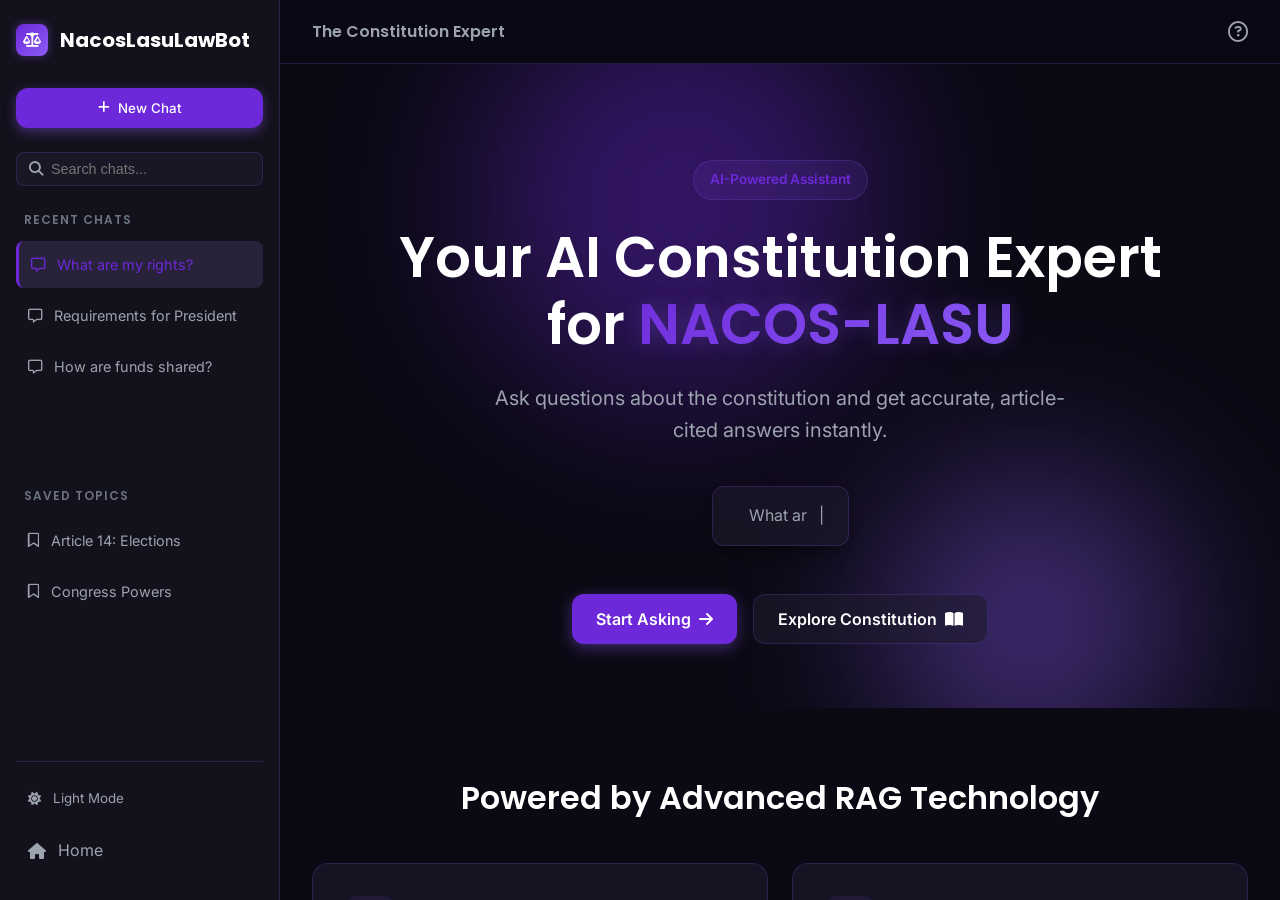
<file: index.html>
<!DOCTYPE html>
<html lang="en">

<head>
    <meta charset="UTF-8">
    <meta name="viewport" content="width=device-width, initial-scale=1.0">
    <title>NacosLasuLawBot — The Constitution Expert</title>
    <link rel="shortcut icon" href="/LawBotfavi.png" type="image/x-icon">

    <!-- Google Fonts -->
    <link rel="preconnect" href="https://fonts.googleapis.com">
    <link rel="preconnect" href="https://fonts.gstatic.com" crossorigin>
    <link
        href="https://fonts.googleapis.com/css2?family=Inter:wght@300;400;500;600&family=Poppins:wght@400;500;600;700&display=swap"
        rel="stylesheet">

    <!-- FontAwesome for Icons -->
    <link rel="stylesheet" href="https://cdnjs.cloudflare.com/ajax/libs/font-awesome/6.4.0/css/all.min.css">

    <!-- CSS -->
    <link rel="stylesheet" href="css/styles.css">

    <!-- Theme Manager (load early to prevent FOUC) -->
    <script src="js/theme.js"></script>
</head>

<body> <!-- Theme class applied to HTML element by theme.js -->
    <div class="app-container">

        <!-- Sidebar -->
        <aside class="sidebar" id="sidebar">
            <div class="sidebar-header">
                <div class="logo">
                    <div class="logo-icon"><i class="fa-solid fa-scale-balanced"></i></div>
                    <span class="logo-text">NacosLasuLawBot</span>
                </div>
                <button class="close-sidebar-btn" id="closeSidebarBtn">
                    <i class="fa-solid fa-xmark"></i>
                </button>
            </div>

            <button class="new-chat-btn" id="newChatBtn">
                <i class="fa-solid fa-plus"></i> New Chat
            </button>

            <div class="search-chats">
                <i class="fa-solid fa-search"></i>
                <input type="text" placeholder="Search chats...">
            </div>

            <div class="sidebar-section">
                <h3>Recent Chats</h3>
                <ul class="chat-history">
                    <li class="chat-item active"><i class="fa-regular fa-message"></i> What are my rights?</li>
                    <li class="chat-item"><i class="fa-regular fa-message"></i> Requirements for President</li>
                    <li class="chat-item"><i class="fa-regular fa-message"></i> How are funds shared?</li>
                </ul>
            </div>

            <div class="sidebar-section">
                <h3>Saved Topics</h3>
                <ul class="saved-topics">
                    <li class="topic-item"><i class="fa-regular fa-bookmark"></i> Article 14: Elections</li>
                    <li class="topic-item"><i class="fa-regular fa-bookmark"></i> Congress Powers</li>
                </ul>
            </div>

            <div class="sidebar-footer">
                <button class="theme-toggle" id="themeToggleBtn">
                    <i class="fa-solid fa-sun"></i> Light Mode
                </button>
                <a href="#" class="nav-link" id="navHomeBtn"><i class="fa-solid fa-house"></i> Home</a>
            </div>
        </aside>

        <!-- Main Content -->
        <main class="main-content">
            <!-- Topbar -->
            <header class="topbar">
                <button class="menu-btn" id="menuBtn">
                    <i class="fa-solid fa-bars"></i>
                </button>
                <div class="topbar-title">The Constitution Expert</div>
                <div class="topbar-actions">
                    <button class="action-btn" title="Information"><i
                            class="fa-regular fa-circle-question"></i></button>
                    <button class="action-btn" id="logoutBtn" title="Logout"><i
                            class="fa-solid fa-right-from-bracket"></i></button>
                    <div class="user-avatar" id="userAvatar" title="Not signed in">
                        <i class="fa-solid fa-user"></i>
                    </div>
                </div>
            </header>

            <!-- Views Container -->
            <div class="views-container">

                <!-- Landing View -->
                <div id="landing-view" class="view active">

                    <!-- Hero Section -->
                    <section class="hero">
                        <div class="hero-background">
                            <div class="glow-blob purple"></div>
                            <div class="glow-blob indigo"></div>
                        </div>
                        <div class="hero-content">
                            <div class="hero-badge">AI-Powered Assistant</div>
                            <h1 class="hero-title">Your AI Constitution Expert for <span
                                    class="highlight">NACOS-LASU</span></h1>
                            <p class="hero-subtitle">Ask questions about the constitution and get accurate,
                                article-cited answers instantly.</p>

                            <div class="typing-demo-container">
                                <i class="fa-solid fa-sparkles"></i>
                                <span id="hero-typing-text">What are the rights of a member under Article
                                    12?</span><span class="cursor">|</span>
                            </div>

                            <div class="hero-cta">
                                <button class="btn btn-primary" id="startAskingBtn">Start Asking <i
                                        class="fa-solid fa-arrow-right"></i></button>
                                <button class="btn btn-secondary" id="exploreBtn">Explore Constitution <i
                                        class="fa-solid fa-book-open"></i></button>
                            </div>
                        </div>
                    </section>

                    <!-- Feature Showcase -->
                    <section class="features-section">
                        <h2 class="section-title">Powered by Advanced RAG Technology</h2>
                        <div class="features-grid">
                            <div class="feature-card">
                                <div class="feature-icon"><i class="fa-solid fa-file-pdf"></i></div>
                                <h3>PDF Analysis</h3>
                                <p>Deep semantic understanding of the entire NACOS-LASU constitution document.</p>
                            </div>
                            <div class="feature-card">
                                <div class="feature-icon"><i class="fa-solid fa-quote-left"></i></div>
                                <h3>Article Citation Engine</h3>
                                <p>Every answer is backed by exact article and section citations for verification.</p>
                            </div>
                            <div class="feature-card">
                                <div class="feature-icon"><i class="fa-solid fa-scale-unbalanced"></i></div>
                                <h3>Standing Orders</h3>
                                <p>Integrated intelligence encompassing parliamentary procedures and standing orders.
                                </p>
                            </div>
                        </div>
                    </section>

                    <!-- Know Your Rights -->
                    <section class="quick-links-section">
                        <h2 class="section-title">Know Your Rights</h2>
                        <div class="quick-links-grid" id="quickLinksGrid">
                            <!-- Cards generated by JS -->
                        </div>
                    </section>

                    <!-- Constitution Explorer -->
                    <section class="explorer-section" id="explorerSection">
                        <h2 class="section-title">Constitution Explorer</h2>
                        <div class="explorer-container">
                            <div class="explorer-header">
                                <div class="search-bar">
                                    <i class="fa-solid fa-search"></i>
                                    <input type="text" placeholder="Search articles, keywords, topics...">
                                </div>
                                <div class="filter-tags">
                                    <span class="tag active">All</span>
                                    <span class="tag">Rights</span>
                                    <span class="tag">Elections</span>
                                    <span class="tag">Finance</span>
                                </div>
                            </div>
                            <div class="explorer-content" id="explorerContent">
                                <!-- Accordions generated by JS -->
                            </div>
                        </div>
                    </section>

                    <!-- Footer -->
                    <footer>
                        <div class="footer-content">
                            <div class="footer-logo">
                                <i class="fa-solid fa-scale-balanced"></i> NacosLasuLawBot
                            </div>
                            <div class="footer-links">
                                <a href="#">Terms</a>
                                <a href="#">Privacy</a>
                                <a href="#">Resources</a>
                            </div>
                        </div>
                        <div class="footer-bottom">
                            <p>&copy; 2026 NACOS-LASU. Powered by AI + RAG.</p>
                        </div>
                    </footer>
                </div>

                <!-- Chat View -->
                <div id="chat-view" class="view">
                    <div class="chat-messages-container" id="chatMessages">
                        <!-- Welcome State -->
                        <div class="chat-welcome">
                            <div class="ai-orb">
                                <div class="orb-core"></div>
                            </div>
                            <h2>How can I help you understand the constitution today?</h2>
                            <div class="suggested-prompts" id="suggestedPrompts">
                                <!-- Suggested prompts generated by JS -->
                            </div>
                        </div>

                        <!-- Messages will be appended here -->
                    </div>

                    <div class="chat-input-wrapper">
                        <div class="chat-input-container">
                            <button class="input-action-btn" title="Attach Document (Mock)"><i
                                    class="fa-solid fa-paperclip"></i></button>
                            <textarea id="chatInput" placeholder="Ask me anything about the constitution..."
                                rows="1"></textarea>
                            <button class="input-action-btn voice-btn" title="Voice Input"><i
                                    class="fa-solid fa-microphone"></i></button>
                            <button class="send-btn" id="sendBtn" disabled><i
                                    class="fa-solid fa-paper-plane"></i></button>
                        </div>
                        <div class="input-footer">
                            <span class="shortcut-hint">Press <strong>Enter</strong> to send,
                                <strong>Shift+Enter</strong> for new line</span>
                            <span class="disclaimer">NacosLasuLawBot can make mistakes. Verify important legal
                                information.</span>
                        </div>
                    </div>
                </div>

            </div>
        </main>
    </div>

    <!-- Scripts -->
    <script src="js/dummyData.js"></script>
    <script src="js/app.js"></script>
</body>

</html>
</file>
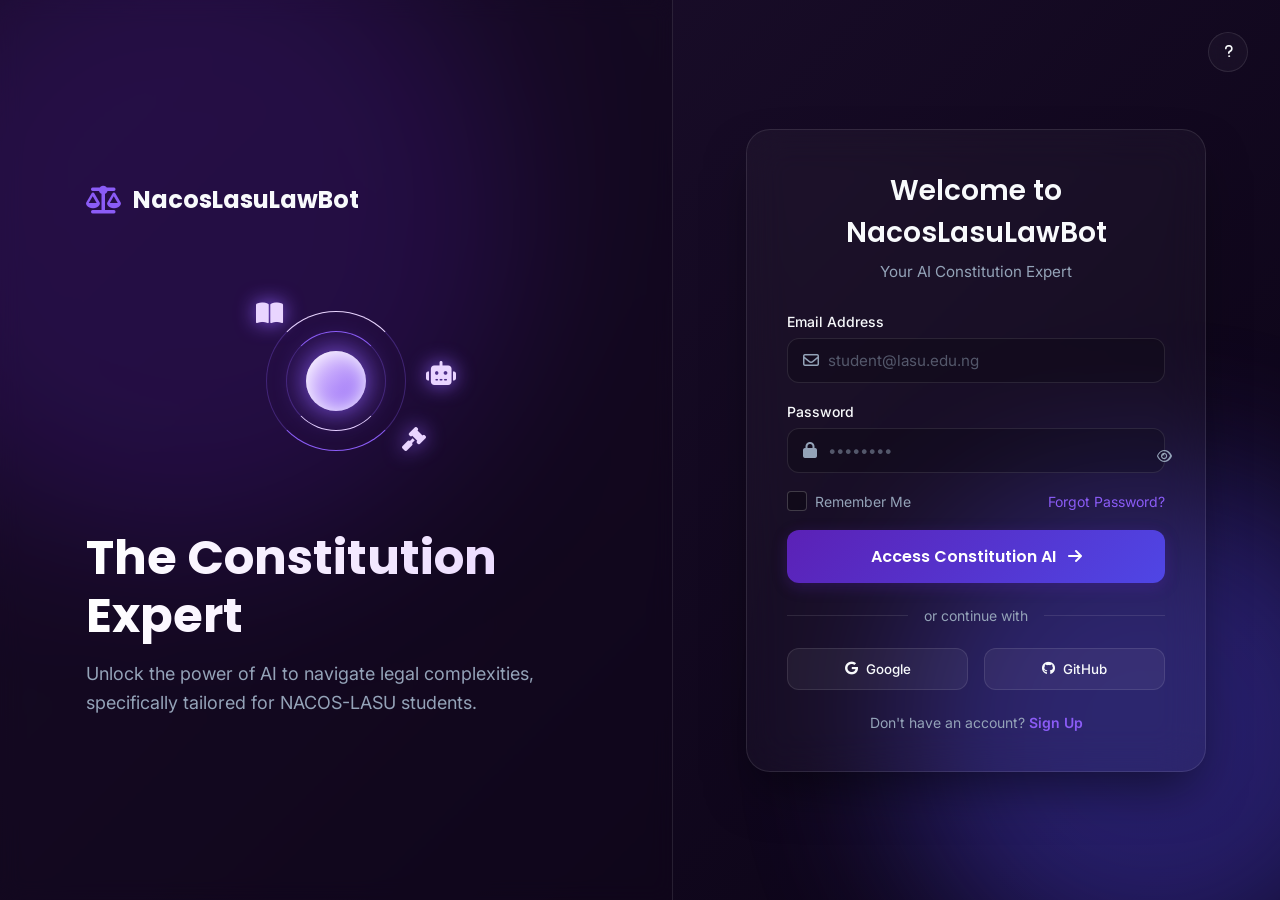
<file: auth.html>
<!DOCTYPE html>
<html lang="en">
<head>
    <meta charset="UTF-8">
    <meta name="viewport" content="width=device-width, initial-scale=1.0">
    <title>Authentication | NacosLasuLawBot</title>
    <!-- Google Fonts -->
    <link rel="preconnect" href="https://fonts.googleapis.com">
    <link rel="preconnect" href="https://fonts.gstatic.com" crossorigin>
    <link href="https://fonts.googleapis.com/css2?family=Inter:wght@300;400;500;600&family=Poppins:wght@500;600;700&display=swap" rel="stylesheet">
    <!-- FontAwesome -->
    <link rel="stylesheet" href="https://cdnjs.cloudflare.com/ajax/libs/font-awesome/6.4.0/css/all.min.css">
    <!-- Custom CSS -->
    <link rel="stylesheet" href="css/auth.css">
    
    <!-- Theme Manager -->
    <script src="js/theme.js"></script>
</head>
<body>
    <div class="auth-container">
        <!-- Background Elements -->
        <div class="bg-blobs">
            <div class="blob blob-1"></div>
            <div class="blob blob-2"></div>
        </div>

        <!-- Left Side: Branding -->
        <div class="auth-brand-side">
            <div class="brand-content">
                <a href="index.html" class="logo">
                    <i class="fa-solid fa-scale-balanced"></i>
                    <span>NacosLasuLawBot</span>
                </a>
                
                <div class="hero-illustration">
                    <!-- CSS drawn AI Orb Illustration -->
                    <div class="ai-orb-container">
                        <div class="ai-orb">
                            <div class="orb-core"></div>
                            <div class="orb-ring ring-1"></div>
                            <div class="orb-ring ring-2"></div>
                        </div>
                        <div class="floating-icons">
                            <i class="fa-solid fa-book-open icon-1"></i>
                            <i class="fa-solid fa-gavel icon-2"></i>
                            <i class="fa-solid fa-robot icon-3"></i>
                        </div>
                    </div>
                </div>

                <div class="brand-text">
                    <h1>The Constitution Expert</h1>
                    <p>Unlock the power of AI to navigate legal complexities, specifically tailored for NACOS-LASU students.</p>
                </div>
            </div>
        </div>

        <!-- Right Side: Auth Forms -->
        <div class="auth-form-side">
            <!-- Floating Support Button -->
            <button class="support-btn" title="Help & Support">
                <i class="fa-solid fa-question"></i>
            </button>

            <div class="auth-card">
                <!-- Login View -->
                <div class="form-view login-view active" id="loginView">
                    <div class="card-header">
                        <h2>Welcome to NacosLasuLawBot</h2>
                        <p>Your AI Constitution Expert</p>
                    </div>

                    <form id="loginForm" novalidate>
                        <div class="input-group">
                            <label for="loginEmail">Email Address</label>
                            <div class="input-wrapper">
                                <i class="fa-regular fa-envelope"></i>
                                <input type="email" id="loginEmail" placeholder="student@lasu.edu.ng" required>
                            </div>
                            <span class="error-text">Please enter a valid email address</span>
                        </div>

                        <div class="input-group">
                            <label for="loginPassword">Password</label>
                            <div class="input-wrapper">
                                <i class="fa-solid fa-lock"></i>
                                <input type="password" id="loginPassword" placeholder="••••••••" required>
                                <button type="button" class="toggle-password" data-target="loginPassword">
                                    <i class="fa-regular fa-eye"></i>
                                </button>
                            </div>
                            <span class="error-text">Password is required</span>
                        </div>

                        <div class="form-actions-row">
                            <label class="checkbox-container">
                                <input type="checkbox" id="rememberMe">
                                <span class="checkmark"></span>
                                Remember Me
                            </label>
                            <a href="#" class="forgot-link">Forgot Password?</a>
                        </div>

                        <button type="submit" class="submit-btn login-btn">
                            <span>Access Constitution AI</span>
                            <i class="fa-solid fa-arrow-right"></i>
                        </button>
                    </form>

                    <div class="social-divider">
                        <span>or continue with</span>
                    </div>

                    <div class="social-login">
                        <button class="social-btn google-btn">
                            <i class="fa-brands fa-google"></i> Google
                        </button>
                        <button class="social-btn github-btn">
                            <i class="fa-brands fa-github"></i> GitHub
                        </button>
                    </div>

                    <div class="switch-form-prompt">
                        <p>Don't have an account? <a href="#" class="switch-link" data-target="signupView">Sign Up</a></p>
                    </div>
                </div>

                <!-- Signup View -->
                <div class="form-view signup-view" id="signupView">
                    <div class="card-header">
                        <h2>Create AI Access</h2>
                        <p>Join the future of legal tech</p>
                    </div>

                    <form id="signupForm" novalidate>
                        <div class="input-group">
                            <label for="signupName">Full Name</label>
                            <div class="input-wrapper">
                                <i class="fa-regular fa-user"></i>
                                <input type="text" id="signupName" placeholder="John Doe" required>
                            </div>
                            <span class="error-text">Full name is required</span>
                        </div>

                        <div class="form-row">
                            <div class="input-group">
                                <label for="signupDept">Department</label>
                                <div class="input-wrapper">
                                    <i class="fa-solid fa-building"></i>
                                    <input type="text" id="signupDept" placeholder="Computer Science" required>
                                </div>
                                <span class="error-text">Department is required</span>
                            </div>
                            <div class="input-group">
                                <label for="signupLevel">Level</label>
                                <div class="input-wrapper">
                                    <i class="fa-solid fa-layer-group"></i>
                                    <select id="signupLevel" required>
                                        <option value="" disabled selected>Select Level</option>
                                        <option value="100">100 Level</option>
                                        <option value="200">200 Level</option>
                                        <option value="300">300 Level</option>
                                        <option value="400">400 Level</option>
                                        <option value="500">500 Level</option>
                                    </select>
                                </div>
                                <span class="error-text">Level is required</span>
                            </div>
                        </div>

                        <div class="input-group">
                            <label for="signupEmail">Email Address</label>
                            <div class="input-wrapper">
                                <i class="fa-regular fa-envelope"></i>
                                <input type="email" id="signupEmail" placeholder="student@lasu.edu.ng" required>
                            </div>
                            <span class="error-text">Please enter a valid email address</span>
                        </div>

                        <div class="form-row">
                            <div class="input-group">
                                <label for="signupPassword">Password</label>
                                <div class="input-wrapper">
                                    <i class="fa-solid fa-lock"></i>
                                    <input type="password" id="signupPassword" placeholder="••••••••" required>
                                    <button type="button" class="toggle-password" data-target="signupPassword">
                                        <i class="fa-regular fa-eye"></i>
                                    </button>
                                </div>
                                <span class="error-text">Min 8 characters required</span>
                            </div>
                            <div class="input-group">
                                <label for="signupConfirmPassword">Confirm Password</label>
                                <div class="input-wrapper">
                                    <i class="fa-solid fa-lock"></i>
                                    <input type="password" id="signupConfirmPassword" placeholder="••••••••" required>
                                </div>
                                <span class="error-text">Passwords do not match</span>
                            </div>
                        </div>

                        <div class="form-actions-row">
                            <label class="checkbox-container terms-container">
                                <input type="checkbox" id="termsCheck" required>
                                <span class="checkmark"></span>
                                I agree to the <a href="#">Terms & Conditions</a>
                            </label>
                        </div>

                        <button type="submit" class="submit-btn signup-btn">
                            <span>Create AI Access</span>
                            <i class="fa-solid fa-wand-magic-sparkles"></i>
                        </button>
                    </form>

                    <div class="switch-form-prompt">
                        <p>Already have an account? <a href="#" class="switch-link" data-target="loginView">Login</a></p>
                    </div>
                </div>

            </div>
        </div>
    </div>

    <!-- Success/Error Toast Notifications -->
    <div class="toast-container" id="toastContainer"></div>

    <script src="js/auth.js"></script>
</body>
</html>
</file>
<file: css/styles.css>
/* CSS Variables & Theming */
:root {
    /* Fonts */
    --font-heading: 'Poppins', sans-serif;
    --font-body: 'Inter', sans-serif;
    
    /* Transition */
    --transition-fast: 0.2s ease;
    --transition-normal: 0.3s ease;
    --transition-slow: 0.5s ease;
    
    /* Base Colors (Dark Theme Default) */
    --primary: #6D28D9; /* Lighter Purple for better visibility in dark mode */
    --primary-hover: #5B21B6; /* Deep Royal Purple */
    --secondary: #8B5CF6; /* Lavender/Indigo */
    --accent: #C4B5FD;
    
    --bg-main: #0B0914; /* Dark purple-black */
    --bg-surface: rgba(30, 27, 46, 0.6); /* Glassmorphism surface */
    --bg-surface-hover: rgba(45, 40, 65, 0.8);
    --bg-sidebar: #13111C;
    
    --text-primary: #FFFFFF;
    --text-secondary: #9CA3AF;
    --text-muted: #6B7280;
    
    --border-color: rgba(139, 92, 246, 0.2);
    --border-highlight: rgba(139, 92, 246, 0.5);
    
    --glow-primary: rgba(139, 92, 246, 0.4);
    --glow-secondary: rgba(99, 102, 241, 0.3);
    
    --shadow-sm: 0 4px 6px -1px rgba(0, 0, 0, 0.3);
    --shadow-md: 0 10px 15px -3px rgba(0, 0, 0, 0.4);
    --shadow-glow: 0 0 20px var(--glow-primary);
}

/* Light Theme overrides */
:root.light-mode {
    --primary: #5B21B6; /* Deep Royal Purple */
    --primary-hover: #4C1D95;
    --secondary: #7C3AED;
    --accent: #8B5CF6;
    
    --bg-main: #F3F4F6; /* Soft gray/white */
    --bg-main-gradient: linear-gradient(135deg, #F3F4F6 0%, #E0E7FF 100%);
    --bg-surface: rgba(255, 255, 255, 0.8);
    --bg-surface-hover: rgba(255, 255, 255, 1);
    --bg-sidebar: #FFFFFF;
    
    --text-primary: #111827;
    --text-secondary: #4B5563;
    --text-muted: #9CA3AF;
    
    --border-color: rgba(139, 92, 246, 0.15);
    --border-highlight: rgba(139, 92, 246, 0.4);
    
    --glow-primary: rgba(139, 92, 246, 0.2);
    
    --shadow-sm: 0 4px 6px -1px rgba(0, 0, 0, 0.05);
    --shadow-md: 0 10px 15px -3px rgba(0, 0, 0, 0.1);
    --shadow-glow: 0 10px 25px -5px var(--glow-primary);
}

/* Reset & Global */
* {
    margin: 0;
    padding: 0;
    box-sizing: border-box;
}

body {
    font-family: var(--font-body);
    background-color: var(--bg-main);
    color: var(--text-primary);
    line-height: 1.6;
    overflow-x: hidden;
    transition: background-color var(--transition-normal), color var(--transition-normal);
}

:root.light-mode body {
    background: var(--bg-main-gradient);
}

h1, h2, h3, h4, h5, h6 {
    font-family: var(--font-heading);
    font-weight: 600;
}

a {
    text-decoration: none;
    color: inherit;
}

button {
    font-family: inherit;
    cursor: pointer;
    border: none;
    background: none;
    color: inherit;
    outline: none;
}

ul {
    list-style: none;
}

/* Scrollbar */
::-webkit-scrollbar {
    width: 6px;
    height: 6px;
}
::-webkit-scrollbar-track {
    background: transparent;
}
::-webkit-scrollbar-thumb {
    background: var(--border-color);
    border-radius: 10px;
}
::-webkit-scrollbar-thumb:hover {
    background: var(--primary);
}

/* Layout */
.app-container {
    display: flex;
    height: 100vh;
    width: 100vw;
    overflow: hidden;
}

/* Sidebar */
.sidebar {
    width: 280px;
    background-color: var(--bg-sidebar);
    border-right: 1px solid var(--border-color);
    display: flex;
    flex-direction: column;
    padding: 1.5rem 1rem;
    transition: transform var(--transition-normal);
    z-index: 100;
}

.sidebar-header {
    display: flex;
    justify-content: space-between;
    align-items: center;
    margin-bottom: 2rem;
}

.logo {
    display: flex;
    align-items: center;
    gap: 0.75rem;
    font-family: var(--font-heading);
    font-weight: 700;
    font-size: 1.25rem;
}

.logo-icon {
    width: 32px;
    height: 32px;
    background: linear-gradient(135deg, var(--primary), var(--secondary));
    border-radius: 8px;
    display: flex;
    align-items: center;
    justify-content: center;
    color: white;
    font-size: 0.9rem;
    box-shadow: 0 0 10px var(--glow-primary);
}

.close-sidebar-btn {
    display: none;
    font-size: 1.25rem;
    color: var(--text-secondary);
}

.new-chat-btn {
    background-color: var(--primary);
    color: white;
    padding: 0.75rem 1rem;
    border-radius: 12px;
    display: flex;
    align-items: center;
    justify-content: center;
    gap: 0.5rem;
    font-weight: 500;
    margin-bottom: 1.5rem;
    transition: var(--transition-fast);
    box-shadow: 0 4px 12px var(--glow-primary);
}

.new-chat-btn:hover {
    background-color: var(--primary-hover);
    transform: translateY(-2px);
    box-shadow: 0 6px 16px var(--glow-primary);
}

.search-chats {
    display: flex;
    align-items: center;
    background-color: var(--bg-surface);
    border: 1px solid var(--border-color);
    border-radius: 8px;
    padding: 0.5rem 0.75rem;
    margin-bottom: 1.5rem;
}

.search-chats i {
    color: var(--text-secondary);
    margin-right: 0.5rem;
    font-size: 0.9rem;
}

.search-chats input {
    background: none;
    border: none;
    color: var(--text-primary);
    width: 100%;
    outline: none;
    font-size: 0.9rem;
}

.sidebar-section {
    margin-bottom: 2rem;
    flex: 1;
    overflow-y: auto;
}

.sidebar-section h3 {
    font-size: 0.75rem;
    text-transform: uppercase;
    letter-spacing: 1px;
    color: var(--text-muted);
    margin-bottom: 0.75rem;
    padding-left: 0.5rem;
}

.chat-item, .topic-item {
    padding: 0.75rem;
    border-radius: 8px;
    display: flex;
    align-items: center;
    gap: 0.75rem;
    color: var(--text-secondary);
    cursor: pointer;
    transition: var(--transition-fast);
    font-size: 0.9rem;
    white-space: nowrap;
    overflow: hidden;
    text-overflow: ellipsis;
    margin-bottom: 0.25rem;
}

.chat-item:hover, .topic-item:hover {
    background-color: var(--bg-surface);
    color: var(--text-primary);
}

.chat-item.active {
    background-color: var(--bg-surface-hover);
    color: var(--primary);
    border-left: 3px solid var(--primary);
}

.conv-item-main {
    display: flex;
    flex-direction: column;
    gap: 0.25rem;
    min-width: 0;
    overflow: hidden;
}

.conv-title {
    font-size: 0.95rem;
    color: var(--text-primary);
    font-weight: 500;
    white-space: nowrap;
    overflow: hidden;
    text-overflow: ellipsis;
}

.conv-date {
    color: var(--text-muted);
    font-size: 0.75rem;
}

.conv-delete-btn {
    display: inline-flex;
    align-items: center;
    justify-content: center;
    background: none;
    border: none;
    color: var(--text-secondary);
    cursor: pointer;
    padding: 0.35rem;
    border-radius: 8px;
    transition: var(--transition-fast);
}

.conv-delete-btn:hover {
    background-color: var(--bg-surface);
    color: var(--primary);
}

.user-avatar img {
    width: 100%;
    height: 100%;
    object-fit: cover;
    border-radius: 50%;
}

.sidebar-footer {
    margin-top: auto;
    border-top: 1px solid var(--border-color);
    padding-top: 1rem;
    display: flex;
    flex-direction: column;
    gap: 0.5rem;
}

.theme-toggle, .nav-link {
    display: flex;
    align-items: center;
    gap: 0.75rem;
    padding: 0.75rem;
    color: var(--text-secondary);
    border-radius: 8px;
    transition: var(--transition-fast);
}

.theme-toggle:hover, .nav-link:hover {
    background-color: var(--bg-surface);
    color: var(--text-primary);
}

/* Main Content */
.main-content {
    flex: 1;
    display: flex;
    flex-direction: column;
    position: relative;
}

/* Topbar */
.topbar {
    height: 64px;
    display: flex;
    align-items: center;
    justify-content: space-between;
    padding: 0 2rem;
    border-bottom: 1px solid var(--border-color);
    background-color: rgba(11, 9, 20, 0.8);
    backdrop-filter: blur(10px);
    -webkit-backdrop-filter: blur(10px);
    z-index: 50;
}

:root.light-mode .topbar {
    background-color: rgba(255, 255, 255, 0.8);
}

.menu-btn {
    display: none;
    font-size: 1.25rem;
    color: var(--text-primary);
}

.topbar-title {
    font-family: var(--font-heading);
    font-weight: 600;
    color: var(--text-secondary);
}

.topbar-actions {
    display: flex;
    align-items: center;
    gap: 1rem;
}

.action-btn {
    color: var(--text-secondary);
    font-size: 1.25rem;
    transition: var(--transition-fast);
}

.action-btn:hover {
    color: var(--primary);
}

.user-avatar {
    width: 36px;
    height: 36px;
    border-radius: 50%;
    background: var(--bg-surface);
    display: flex;
    align-items: center;
    justify-content: center;
    color: var(--text-secondary);
    border: 1px solid var(--border-color);
    cursor: pointer;
}

/* Views Container */
.views-container {
    flex: 1;
    overflow-y: auto;
    overflow-x: hidden;
    position: relative;
}

.view {
    display: none;
    min-height: 100%;
}

.view.active {
    display: flex;
    flex-direction: column;
}

/* Landing View specific spacing */
#landing-view {
    scroll-behavior: smooth;
}

/* Hero Section */
.hero {
    position: relative;
    padding: 6rem 2rem 4rem;
    text-align: center;
    display: flex;
    flex-direction: column;
    align-items: center;
    justify-content: center;
    min-height: 70vh;
}

.hero-background {
    position: absolute;
    top: 0;
    left: 0;
    width: 100%;
    height: 100%;
    overflow: hidden;
    z-index: -1;
}

.glow-blob {
    position: absolute;
    border-radius: 50%;
    filter: blur(80px);
    opacity: 0.4;
    animation: float 10s infinite alternate ease-in-out;
}

.glow-blob.purple {
    top: -10%;
    left: 20%;
    width: 400px;
    height: 400px;
    background: var(--primary);
}

.glow-blob.indigo {
    bottom: -10%;
    right: 10%;
    width: 300px;
    height: 300px;
    background: var(--secondary);
    animation-delay: -5s;
}

:root.light-mode .glow-blob {
    opacity: 0.2;
}

.hero-content {
    max-width: 800px;
    z-index: 1;
}

.hero-badge {
    display: inline-block;
    padding: 0.5rem 1rem;
    border-radius: 20px;
    background: rgba(139, 92, 246, 0.1);
    border: 1px solid var(--border-color);
    color: var(--primary);
    font-size: 0.85rem;
    font-weight: 600;
    margin-bottom: 1.5rem;
}

.hero-title {
    font-size: 3.5rem;
    line-height: 1.2;
    margin-bottom: 1.5rem;
}

.hero-title .highlight {
    background: linear-gradient(135deg, var(--primary), var(--secondary));
    -webkit-background-clip: text;
    -webkit-text-fill-color: transparent;
    text-shadow: 0 0 20px rgba(139, 92, 246, 0.3);
}

.hero-subtitle {
    font-size: 1.25rem;
    color: var(--text-secondary);
    margin-bottom: 2.5rem;
    max-width: 600px;
    margin-left: auto;
    margin-right: auto;
}

.typing-demo-container {
    background: var(--bg-surface);
    backdrop-filter: blur(10px);
    -webkit-backdrop-filter: blur(10px);
    border: 1px solid var(--border-color);
    padding: 1rem 1.5rem;
    border-radius: 12px;
    display: inline-flex;
    align-items: center;
    gap: 0.75rem;
    margin-bottom: 3rem;
    box-shadow: var(--shadow-md);
    color: var(--text-secondary);
}

.typing-demo-container i {
    color: var(--primary);
}

.cursor {
    animation: blink 1s infinite;
}

.hero-cta {
    display: flex;
    gap: 1rem;
    justify-content: center;
}

.btn {
    padding: 0.875rem 1.5rem;
    border-radius: 12px;
    font-weight: 600;
    font-size: 1rem;
    display: flex;
    align-items: center;
    gap: 0.5rem;
    transition: var(--transition-fast);
}

.btn-primary {
    background: var(--primary);
    color: white;
    box-shadow: 0 4px 15px var(--glow-primary);
}

.btn-primary:hover {
    background: var(--primary-hover);
    transform: translateY(-2px);
    box-shadow: 0 6px 20px var(--glow-primary);
}

.btn-secondary {
    background: var(--bg-surface);
    border: 1px solid var(--border-color);
    color: var(--text-primary);
    backdrop-filter: blur(5px);
}

.btn-secondary:hover {
    background: var(--bg-surface-hover);
    border-color: var(--border-highlight);
    transform: translateY(-2px);
}

/* Sections Common */
section {
    padding: 4rem 2rem;
    max-width: 1200px;
    margin: 0 auto;
    width: 100%;
}

.section-title {
    font-size: 2rem;
    margin-bottom: 2.5rem;
    text-align: center;
}

/* Features Showcase */
.features-grid {
    display: grid;
    grid-template-columns: repeat(auto-fit, minmax(300px, 1fr));
    gap: 1.5rem;
}

.feature-card {
    background: var(--bg-surface);
    border: 1px solid var(--border-color);
    border-radius: 16px;
    padding: 2rem;
    transition: var(--transition-normal);
    backdrop-filter: blur(10px);
}

.feature-card:hover {
    transform: translateY(-5px);
    border-color: var(--border-highlight);
    box-shadow: var(--shadow-glow);
}

.feature-icon {
    width: 50px;
    height: 50px;
    background: rgba(139, 92, 246, 0.1);
    color: var(--primary);
    border-radius: 12px;
    display: flex;
    align-items: center;
    justify-content: center;
    font-size: 1.5rem;
    margin-bottom: 1.5rem;
}

.feature-card h3 {
    font-size: 1.25rem;
    margin-bottom: 1rem;
}

.feature-card p {
    color: var(--text-secondary);
    font-size: 0.95rem;
}

/* Quick Links / Know Your Rights */
.quick-links-grid {
    display: grid;
    grid-template-columns: repeat(auto-fit, minmax(300px, 1fr));
    gap: 1.5rem;
}

.quick-link-card {
    background: var(--bg-surface);
    border: 1px solid var(--border-color);
    border-radius: 16px;
    padding: 1.5rem;
    cursor: pointer;
    transition: var(--transition-normal);
    display: flex;
    align-items: flex-start;
    gap: 1rem;
    position: relative;
    overflow: hidden;
}

.quick-link-card::before {
    content: '';
    position: absolute;
    top: 0;
    left: 0;
    width: 4px;
    height: 100%;
    background: var(--primary);
    opacity: 0;
    transition: var(--transition-fast);
}

.quick-link-card:hover {
    transform: translateY(-3px);
    background: var(--bg-surface-hover);
    box-shadow: var(--shadow-md);
}

.quick-link-card:hover::before {
    opacity: 1;
}

.quick-link-icon {
    font-size: 1.5rem;
    color: var(--secondary);
    margin-top: 0.25rem;
}

.quick-link-content h4 {
    font-size: 1.1rem;
    margin-bottom: 0.5rem;
}

.quick-link-content p {
    font-size: 0.85rem;
    color: var(--text-secondary);
}

/* Constitution Explorer */
.explorer-container {
    background: var(--bg-surface);
    border: 1px solid var(--border-color);
    border-radius: 16px;
    overflow: hidden;
    backdrop-filter: blur(10px);
}

.explorer-header {
    padding: 1.5rem;
    border-bottom: 1px solid var(--border-color);
}

.search-bar {
    display: flex;
    align-items: center;
    background: rgba(0, 0, 0, 0.2);
    border: 1px solid var(--border-color);
    border-radius: 8px;
    padding: 0.75rem 1rem;
    margin-bottom: 1rem;
}

:root.light-mode .search-bar {
    background: rgba(255, 255, 255, 0.5);
}

.search-bar i {
    color: var(--text-secondary);
    margin-right: 0.75rem;
}

.search-bar input {
    background: none;
    border: none;
    width: 100%;
    color: var(--text-primary);
    outline: none;
    font-size: 1rem;
}

.filter-tags {
    display: flex;
    gap: 0.5rem;
    flex-wrap: wrap;
}

.tag {
    padding: 0.4rem 1rem;
    border-radius: 20px;
    background: rgba(255, 255, 255, 0.05);
    border: 1px solid var(--border-color);
    font-size: 0.85rem;
    cursor: pointer;
    transition: var(--transition-fast);
}

:root.light-mode .tag {
    background: rgba(0, 0, 0, 0.05);
}

.tag:hover {
    background: rgba(139, 92, 246, 0.2);
}

.tag.active {
    background: var(--primary);
    color: white;
    border-color: var(--primary);
}

.explorer-content {
    max-height: 500px;
    overflow-y: auto;
    padding: 1rem;
}

.article-accordion {
    border: 1px solid var(--border-color);
    border-radius: 8px;
    margin-bottom: 0.5rem;
    background: rgba(255, 255, 255, 0.02);
}

.accordion-header {
    padding: 1rem;
    display: flex;
    justify-content: space-between;
    align-items: center;
    cursor: pointer;
    font-weight: 500;
}

.accordion-header:hover {
    background: rgba(255, 255, 255, 0.05);
}

.accordion-content {
    padding: 0 1rem;
    max-height: 0;
    overflow: hidden;
    transition: max-height 0.3s ease-out, padding 0.3s ease;
    color: var(--text-secondary);
    font-size: 0.95rem;
    border-top: 1px solid transparent;
}

.article-accordion.open .accordion-content {
    padding: 1rem;
    max-height: 500px;
    border-top-color: var(--border-color);
}

.article-accordion.open .accordion-header i {
    transform: rotate(180deg);
}

.accordion-header i {
    transition: transform 0.3s ease;
}

/* Footer */
footer {
    border-top: 1px solid var(--border-color);
    padding: 3rem 2rem 1rem;
    margin-top: 4rem;
}

.footer-content {
    display: flex;
    justify-content: space-between;
    align-items: center;
    max-width: 1200px;
    margin: 0 auto 2rem;
    flex-wrap: wrap;
    gap: 1rem;
}

.footer-logo {
    font-family: var(--font-heading);
    font-weight: 600;
    font-size: 1.2rem;
    display: flex;
    align-items: center;
    gap: 0.5rem;
}

.footer-logo i {
    color: var(--primary);
}

.footer-links {
    display: flex;
    gap: 1.5rem;
}

.footer-links a {
    color: var(--text-secondary);
    font-size: 0.9rem;
    transition: var(--transition-fast);
}

.footer-links a:hover {
    color: var(--primary);
}

.footer-bottom {
    text-align: center;
    color: var(--text-muted);
    font-size: 0.85rem;
    padding-top: 1rem;
    border-top: 1px solid rgba(255, 255, 255, 0.05);
}

body.light-mode .footer-bottom {
    border-top: 1px solid rgba(0, 0, 0, 0.05);
}

/* Chat View */
#chat-view {
    position: relative;
    height: calc(100vh - 64px); /* Subtract topbar height */
    max-width: 900px;
    margin: 0 auto;
    width: 100%;
}

.chat-messages-container {
    flex: 1;
    overflow-y: auto;
    padding: 2rem;
    scroll-behavior: smooth;
    display: flex;
    flex-direction: column;
    gap: 1.5rem;
    padding-bottom: 120px; /* Space for input */
}

/* Welcome State */
.chat-welcome {
    display: flex;
    flex-direction: column;
    align-items: center;
    justify-content: center;
    height: 100%;
    min-height: 50vh;
    text-align: center;
    animation: fadeIn 0.5s ease;
}

.ai-orb {
    width: 80px;
    height: 80px;
    border-radius: 50%;
    background: radial-gradient(circle, var(--accent) 0%, var(--primary) 50%, transparent 100%);
    position: relative;
    margin-bottom: 2rem;
    box-shadow: 0 0 30px var(--glow-primary);
    animation: pulse 3s infinite alternate ease-in-out;
}

.orb-core {
    position: absolute;
    top: 50%;
    left: 50%;
    transform: translate(-50%, -50%);
    width: 40px;
    height: 40px;
    background: white;
    border-radius: 50%;
    filter: blur(5px);
    opacity: 0.8;
}

.chat-welcome h2 {
    font-size: 1.75rem;
    margin-bottom: 2rem;
    max-width: 500px;
}

.suggested-prompts {
    display: flex;
    flex-wrap: wrap;
    gap: 1rem;
    justify-content: center;
    max-width: 600px;
}

.prompt-pill {
    padding: 0.75rem 1.25rem;
    background: var(--bg-surface);
    border: 1px solid var(--border-color);
    border-radius: 20px;
    font-size: 0.9rem;
    cursor: pointer;
    transition: var(--transition-fast);
    backdrop-filter: blur(5px);
}

.prompt-pill:hover {
    background: var(--bg-surface-hover);
    border-color: var(--primary);
    transform: translateY(-2px);
    color: var(--primary);
}

/* Message Bubbles */
.message {
    display: flex;
    gap: 1rem;
    max-width: 85%;
    animation: slideUp 0.3s ease forwards;
}

.message.user {
    align-self: flex-end;
    flex-direction: row-reverse;
}

.message.ai {
    align-self: flex-start;
}

.avatar {
    width: 36px;
    height: 36px;
    border-radius: 8px;
    display: flex;
    align-items: center;
    justify-content: center;
    flex-shrink: 0;
}

.message.user .avatar {
    background: var(--bg-surface);
    border: 1px solid var(--border-color);
    color: var(--text-secondary);
}

.message.ai .avatar {
    background: linear-gradient(135deg, var(--primary), var(--secondary));
    color: white;
    box-shadow: 0 0 10px var(--glow-primary);
}

.message-content {
    background: var(--bg-surface);
    padding: 1rem 1.25rem;
    border-radius: 16px;
    border: 1px solid var(--border-color);
    font-size: 0.95rem;
    line-height: 1.6;
}

.message.user .message-content {
    background: rgba(139, 92, 246, 0.1);
    border-color: rgba(139, 92, 246, 0.3);
    border-top-right-radius: 4px;
}

body.light-mode .message.user .message-content {
    background: rgba(139, 92, 246, 0.05);
}

.message.ai .message-content {
    border-top-left-radius: 4px;
    backdrop-filter: blur(10px);
    box-shadow: var(--shadow-sm);
}

/* Citations inside message */
.citation-card {
    margin-top: 1rem;
    background: rgba(0, 0, 0, 0.2);
    border-left: 3px solid var(--primary);
    padding: 0.75rem 1rem;
    border-radius: 0 8px 8px 0;
    font-size: 0.85rem;
}

body.light-mode .citation-card {
    background: rgba(255, 255, 255, 0.5);
}

.citation-card-header {
    display: flex;
    align-items: center;
    gap: 0.5rem;
    color: var(--primary);
    font-weight: 600;
    margin-bottom: 0.5rem;
}

.citation-card-content {
    color: var(--text-secondary);
    font-style: italic;
}

.message-actions {
    display: flex;
    gap: 0.5rem;
    margin-top: 0.5rem;
    opacity: 0;
    transition: opacity 0.2s ease;
}

.message.ai:hover .message-actions {
    opacity: 1;
}

.msg-action-btn {
    color: var(--text-muted);
    font-size: 0.85rem;
    cursor: pointer;
}

.msg-action-btn:hover {
    color: var(--primary);
}

/* Typing Indicator */
.typing-indicator {
    display: flex;
    gap: 4px;
    padding: 0.5rem 0;
}

.typing-dot {
    width: 6px;
    height: 6px;
    background-color: var(--text-secondary);
    border-radius: 50%;
    animation: typing 1.4s infinite ease-in-out both;
}

.typing-dot:nth-child(1) { animation-delay: -0.32s; }
.typing-dot:nth-child(2) { animation-delay: -0.16s; }
.typing-dot:nth-child(3) { animation-delay: 0s; }

/* Chat Input Area */
.chat-input-wrapper {
    position: absolute;
    bottom: 0;
    left: 0;
    width: 100%;
    padding: 1rem 2rem 1.5rem;
    background: linear-gradient(to top, var(--bg-main) 80%, transparent);
}

.chat-input-container {
    display: flex;
    align-items: flex-end;
    background: var(--bg-surface);
    border: 1px solid var(--border-color);
    border-radius: 16px;
    padding: 0.75rem 1rem;
    box-shadow: var(--shadow-md);
    backdrop-filter: blur(15px);
    transition: border-color var(--transition-fast);
}

.chat-input-container:focus-within {
    border-color: var(--primary);
    box-shadow: var(--shadow-glow);
}

#chatInput {
    flex: 1;
    background: none;
    border: none;
    color: var(--text-primary);
    font-family: var(--font-body);
    font-size: 1rem;
    resize: none;
    max-height: 150px;
    outline: none;
    padding: 0.25rem 0.5rem;
    line-height: 1.5;
}

.input-action-btn {
    color: var(--text-muted);
    font-size: 1.25rem;
    padding: 0.25rem 0.5rem;
    transition: var(--transition-fast);
}

.input-action-btn:hover {
    color: var(--primary);
}

.send-btn {
    background: var(--primary);
    color: white;
    width: 36px;
    height: 36px;
    border-radius: 10px;
    display: flex;
    align-items: center;
    justify-content: center;
    margin-left: 0.5rem;
    transition: var(--transition-fast);
}

.send-btn:not(:disabled):hover {
    background: var(--primary-hover);
    transform: translateY(-2px);
    box-shadow: 0 4px 10px var(--glow-primary);
}

.send-btn:disabled {
    background: var(--bg-surface);
    color: var(--text-muted);
    cursor: not-allowed;
}

.input-footer {
    display: flex;
    justify-content: space-between;
    padding: 0.5rem 1rem 0;
    font-size: 0.75rem;
    color: var(--text-muted);
}

/* Animations */
@keyframes float {
    0% { transform: translateY(0) scale(1); }
    50% { transform: translateY(-20px) scale(1.05); }
    100% { transform: translateY(0) scale(1); }
}

@keyframes pulse {
    0% { transform: scale(0.95); box-shadow: 0 0 20px var(--glow-primary); }
    100% { transform: scale(1.05); box-shadow: 0 0 40px var(--glow-primary), 0 0 20px var(--glow-secondary); }
}

@keyframes blink {
    0%, 100% { opacity: 1; }
    50% { opacity: 0; }
}

@keyframes typing {
    0%, 80%, 100% { transform: scale(0); opacity: 0.5; }
    40% { transform: scale(1); opacity: 1; }
}

@keyframes slideUp {
    from { opacity: 0; transform: translateY(20px); }
    to { opacity: 1; transform: translateY(0); }
}

@keyframes fadeIn {
    from { opacity: 0; }
    to { opacity: 1; }
}

/* Responsive Design */
@media (max-width: 1024px) {
    .hero-title {
        font-size: 3rem;
    }
}

@media (max-width: 768px) {
    .sidebar {
        position: fixed;
        left: 0;
        top: 0;
        height: 100%;
        transform: translateX(-100%);
        box-shadow: 20px 0 30px rgba(0, 0, 0, 0.5);
    }
    
    .sidebar.open {
        transform: translateX(0);
    }
    
    .close-sidebar-btn {
        display: block;
    }
    
    .menu-btn {
        display: block;
    }
    
    .topbar {
        padding: 0 1rem;
    }
    
    .hero-title {
        font-size: 2.25rem;
    }
    
    .hero-subtitle {
        font-size: 1rem;
    }
    
    .hero-cta {
        flex-direction: column;
    }
    
    .chat-messages-container {
        padding: 1rem;
    }
    
    .message {
        max-width: 95%;
    }
    
    .chat-input-wrapper {
        padding: 1rem;
    }
    
    .input-footer {
        flex-direction: column;
        align-items: center;
        gap: 0.25rem;
        text-align: center;
    }
    .shortcut-hint {
        display: none;
    }
}
</file>
<file: css/auth.css>
:root {
    --primary: #5B21B6;
    /* Deep Royal Purple */
    --primary-light: #8B5CF6;
    /* Soft Violet */
    --primary-dark: #4C1D95;
    --secondary: #4F46E5;
    /* Indigo */
    --accent: #E9D5FF;
    /* Lavender */
    --bg-dark: #0f071a;
    /* Very dark purple for dark theme */
    --bg-gradient-start: #1e1030;
    --bg-gradient-end: #0a0314;
    --card-bg: rgba(255, 255, 255, 0.03);
    --card-border: rgba(255, 255, 255, 0.1);
    --text-main: #f8fafc;
    --text-muted: #94a3b8;
    --error: #ef4444;
    --success: #10b981;
    --neon-glow: 0 0 15px rgba(139, 92, 246, 0.5);
    --font-heading: 'Poppins', sans-serif;
    --font-body: 'Inter', sans-serif;
    --input-bg: rgba(0, 0, 0, 0.2);
    --input-focus-bg: rgba(0, 0, 0, 0.4);
    --brand-bg: rgba(15, 7, 26, 0.4);
    --hero-text-start: #ffffff;
    --checkbox-bg: rgba(0, 0, 0, 0.3);
    --social-btn-bg: rgba(255, 255, 255, 0.05);
    --social-btn-hover: rgba(255, 255, 255, 0.1);
}

:root.light-mode {
    --primary: #5B21B6;
    --primary-light: #7C3AED;
    --primary-dark: #4C1D95;
    --secondary: #4F46E5;
    --accent: #8B5CF6;
    --bg-dark: #F3F4F6;
    --bg-gradient-start: #F3F4F6;
    --bg-gradient-end: #E0E7FF;
    --card-bg: rgba(255, 255, 255, 0.8);
    --card-border: rgba(139, 92, 246, 0.15);
    --text-main: #111827;
    --text-muted: #4B5563;
    --neon-glow: 0 10px 25px -5px rgba(139, 92, 246, 0.2);
    --input-bg: rgba(255, 255, 255, 0.5);
    --input-focus-bg: rgba(255, 255, 255, 0.9);
    --brand-bg: rgba(255, 255, 255, 0.4);
    --hero-text-start: var(--primary-dark);
    --checkbox-bg: rgba(255, 255, 255, 0.5);
    --social-btn-bg: rgba(255, 255, 255, 0.6);
    --social-btn-hover: rgba(255, 255, 255, 1);
}

* {
    margin: 0;
    padding: 0;
    box-sizing: border-box;
}

body {
    font-family: var(--font-body);
    background: linear-gradient(135deg, var(--bg-gradient-start), var(--bg-gradient-end));
    color: var(--text-main);
    min-height: 100vh;
    overflow-x: hidden;
    position: relative;
    -webkit-font-smoothing: antialiased;
}

/* Background Blobs */
.bg-blobs {
    position: fixed;
    top: 0;
    left: 0;
    width: 100vw;
    height: 100vh;
    z-index: -1;
    overflow: hidden;
    pointer-events: none;
}

.blob {
    position: absolute;
    filter: blur(80px);
    border-radius: 50%;
    opacity: 0.4;
    animation: float 20s infinite ease-in-out alternate;
}

.blob-1 {
    top: -10%;
    left: -10%;
    width: 50vw;
    height: 50vw;
    background: var(--primary);
}

.blob-2 {
    bottom: -10%;
    right: -10%;
    width: 40vw;
    height: 40vw;
    background: var(--secondary);
    animation-delay: -10s;
}

@keyframes float {
    0% {
        transform: translate(0, 0) scale(1);
    }

    100% {
        transform: translate(5%, 10%) scale(1.1);
    }
}

/* Layout */
.auth-container {
    display: flex;
    min-height: 100vh;
    width: 100%;
}

/* Left Side: Brand */
.auth-brand-side {
    flex: 1;
    display: flex;
    align-items: center;
    justify-content: center;
    padding: 4rem;
    position: relative;
    border-right: 1px solid var(--card-border);
    background: var(--brand-bg);
    backdrop-filter: blur(10px);
}

.brand-content {
    max-width: 500px;
    z-index: 1;
}

.logo {
    display: inline-flex;
    align-items: center;
    gap: 0.75rem;
    font-family: var(--font-heading);
    font-size: 1.5rem;
    font-weight: 700;
    color: var(--text-main);
    text-decoration: none;
    margin-bottom: 4rem;
    transition: text-shadow 0.3s;
}

.logo i {
    color: var(--primary-light);
    font-size: 1.75rem;
}

.logo:hover {
    text-shadow: var(--neon-glow);
}

/* AI Orb Illustration */
.hero-illustration {
    display: flex;
    justify-content: center;
    margin-bottom: 3rem;
}

.ai-orb-container {
    position: relative;
    width: 200px;
    height: 200px;
    display: flex;
    align-items: center;
    justify-content: center;
}

.ai-orb {
    position: relative;
    width: 120px;
    height: 120px;
    display: flex;
    align-items: center;
    justify-content: center;
}

.orb-core {
    width: 60px;
    height: 60px;
    background: linear-gradient(135deg, var(--accent), var(--primary-light));
    border-radius: 50%;
    box-shadow: 0 0 30px var(--primary-light), inset 0 0 20px #fff;
    animation: pulse 2s infinite ease-in-out alternate;
    z-index: 2;
}

.orb-ring {
    position: absolute;
    border-radius: 50%;
    border: 1px solid rgba(139, 92, 246, 0.3);
    border-top-color: var(--primary-light);
    border-bottom-color: var(--accent);
}

.ring-1 {
    width: 100px;
    height: 100px;
    animation: spin 8s linear infinite;
}

.ring-2 {
    width: 140px;
    height: 140px;
    border-top-color: var(--accent);
    border-bottom-color: var(--primary-light);
    animation: spin-reverse 12s linear infinite;
}

.floating-icons i {
    position: absolute;
    color: var(--accent);
    font-size: 1.5rem;
    filter: drop-shadow(0 0 10px var(--primary-light));
    animation: float-icon 4s infinite ease-in-out alternate;
}

.icon-1 {
    top: 10%;
    left: 10%;
    animation-delay: 0s;
}

.icon-2 {
    bottom: 15%;
    right: 5%;
    animation-delay: 1s;
    font-size: 1.25rem;
}

.icon-3 {
    top: 40%;
    right: -10%;
    animation-delay: 2s;
    font-size: 1.75rem;
}

@keyframes pulse {
    0% {
        transform: scale(0.95);
        box-shadow: 0 0 20px var(--primary-light);
    }

    100% {
        transform: scale(1.05);
        box-shadow: 0 0 40px var(--primary-light), 0 0 60px var(--primary);
    }
}

@keyframes spin {
    100% {
        transform: rotate(360deg);
    }
}

@keyframes spin-reverse {
    100% {
        transform: rotate(-360deg);
    }
}

@keyframes float-icon {
    100% {
        transform: translateY(-15px);
    }
}

.brand-text h1 {
    font-family: var(--font-heading);
    font-size: 3rem;
    font-weight: 700;
    line-height: 1.2;
    margin-bottom: 1rem;
    background: linear-gradient(to right, var(--hero-text-start), var(--accent));
    -webkit-background-clip: text;
    -webkit-text-fill-color: transparent;
}

.brand-text p {
    font-size: 1.125rem;
    color: var(--text-muted);
    line-height: 1.6;
}

/* Right Side: Auth Forms */
.auth-form-side {
    flex: 1;
    display: flex;
    align-items: center;
    justify-content: center;
    padding: 2rem;
    position: relative;
}

.support-btn {
    position: absolute;
    top: 2rem;
    right: 2rem;
    width: 40px;
    height: 40px;
    border-radius: 50%;
    background: var(--card-bg);
    border: 1px solid var(--card-border);
    color: var(--text-main);
    display: flex;
    align-items: center;
    justify-content: center;
    cursor: pointer;
    backdrop-filter: blur(10px);
    transition: all 0.3s;
    z-index: 10;
}

.support-btn:hover {
    background: rgba(255, 255, 255, 0.1);
    box-shadow: var(--neon-glow);
    transform: translateY(-2px);
}

.auth-card {
    width: 100%;
    max-width: 460px;
    background: var(--card-bg);
    border: 1px solid var(--card-border);
    border-radius: 1.5rem;
    /* 2xl */
    padding: 2.5rem;
    backdrop-filter: blur(20px);
    box-shadow: 0 25px 50px -12px rgba(0, 0, 0, 0.5);
    position: relative;
    overflow: hidden;
    transition: box-shadow 0.3s ease;
}

.auth-card:hover {
    box-shadow: 0 25px 50px -12px rgba(0, 0, 0, 0.5), var(--neon-glow);
}

.form-view {
    display: none;
    opacity: 0;
    transform: translateX(20px);
    transition: all 0.4s cubic-bezier(0.4, 0, 0.2, 1);
}

.form-view.active {
    display: block;
    opacity: 1;
    transform: translateX(0);
}

.form-view.slide-out-left {
    display: block;
    opacity: 0;
    transform: translateX(-20px);
    position: absolute;
    top: 2.5rem;
    left: 2.5rem;
    right: 2.5rem;
    pointer-events: none;
}

.form-view.slide-in-right {
    display: block;
    opacity: 1;
    transform: translateX(0);
}

.card-header {
    text-align: center;
    margin-bottom: 2rem;
}

.card-header h2 {
    font-family: var(--font-heading);
    font-size: 1.75rem;
    font-weight: 600;
    margin-bottom: 0.5rem;
}

.card-header p {
    color: var(--text-muted);
    font-size: 0.95rem;
}

/* Forms */
form {
    display: flex;
    flex-direction: column;
    gap: 1.25rem;
}

.form-row {
    display: flex;
    gap: 1rem;
}

.form-row .input-group {
    flex: 1;
}

.input-group {
    display: flex;
    flex-direction: column;
    gap: 0.5rem;
}

.input-group label {
    font-size: 0.875rem;
    font-weight: 500;
    color: var(--text-main);
}

.input-wrapper {
    position: relative;
    display: flex;
    align-items: center;
}

.input-wrapper i {
    position: absolute;
    left: 1rem;
    color: var(--text-muted);
    transition: color 0.3s;
}

.input-wrapper input,
.input-wrapper select {
    width: 100%;
    background: var(--input-bg);
    border: 1px solid rgba(255, 255, 255, 0.1);
    border-radius: 0.75rem;
    padding: 0.75rem 1rem 0.75rem 2.5rem;
    color: var(--text-main);
    font-family: var(--font-body);
    font-size: 0.95rem;
    transition: all 0.3s;
    outline: none;
    appearance: none;
}

.input-wrapper select {
    cursor: pointer;
}

.input-wrapper select option {
    background: var(--bg-dark);
    color: var(--text-main);
}

.input-wrapper input::placeholder {
    color: rgba(148, 163, 184, 0.5);
}

.input-wrapper input:focus,
.input-wrapper select:focus {
    border-color: var(--primary-light);
    box-shadow: 0 0 0 2px rgba(139, 92, 246, 0.2);
    background: var(--input-focus-bg);
}

.input-wrapper input:focus+i,
.input-wrapper select:focus+i {
    color: var(--primary-light);
}

.toggle-password {
    position: absolute;
    right: 1rem;
    background: none;
    border: none;
    color: var(--text-muted);
    cursor: pointer;
    padding: 0.25rem;
    transition: color 0.3s;
}

.toggle-password:hover {
    color: var(--text-main);
}

/* Validation States */
.input-group.error .input-wrapper input,
.input-group.error .input-wrapper select {
    border-color: var(--error);
}

.input-group.error .input-wrapper i {
    color: var(--error);
}

.error-text {
    display: none;
    font-size: 0.75rem;
    color: var(--error);
    margin-top: -0.25rem;
}

.input-group.error .error-text {
    display: block;
}

/* Checkbox & Links */
.form-actions-row {
    display: flex;
    justify-content: space-between;
    align-items: center;
    font-size: 0.875rem;
}

.checkbox-container {
    display: flex;
    align-items: center;
    position: relative;
    padding-left: 1.75rem;
    cursor: pointer;
    user-select: none;
    color: var(--text-muted);
    transition: color 0.3s;
}

.checkbox-container:hover {
    color: var(--text-main);
}

.checkbox-container input {
    position: absolute;
    opacity: 0;
    cursor: pointer;
    height: 0;
    width: 0;
}

.checkmark {
    position: absolute;
    top: 50%;
    left: 0;
    transform: translateY(-50%);
    height: 1.25rem;
    width: 1.25rem;
    background-color: var(--checkbox-bg);
    border: 1px solid rgba(255, 255, 255, 0.2);
    border-radius: 0.25rem;
    transition: all 0.3s;
}

.checkbox-container:hover input~.checkmark {
    border-color: var(--primary-light);
}

.checkbox-container input:checked~.checkmark {
    background-color: var(--primary);
    border-color: var(--primary);
}

.checkmark:after {
    content: "";
    position: absolute;
    display: none;
    left: 6px;
    top: 2px;
    width: 5px;
    height: 10px;
    border: solid white;
    border-width: 0 2px 2px 0;
    transform: rotate(45deg);
}

.checkbox-container input:checked~.checkmark:after {
    display: block;
}

.forgot-link {
    color: var(--primary-light);
    text-decoration: none;
    transition: text-shadow 0.3s;
}

.forgot-link:hover {
    text-shadow: 0 0 8px rgba(139, 92, 246, 0.6);
}

.terms-container a {
    color: var(--primary-light);
    text-decoration: none;
}

.terms-container a:hover {
    text-decoration: underline;
}

/* Submit Buttons */
.submit-btn {
    display: flex;
    align-items: center;
    justify-content: center;
    gap: 0.75rem;
    width: 100%;
    padding: 0.875rem;
    border: none;
    border-radius: 0.75rem;
    background: linear-gradient(135deg, var(--primary), var(--secondary));
    color: white;
    font-family: var(--font-heading);
    font-size: 1rem;
    font-weight: 600;
    cursor: pointer;
    transition: all 0.3s ease;
    box-shadow: 0 4px 15px rgba(91, 33, 182, 0.3);
    position: relative;
    overflow: hidden;
}

.submit-btn::before {
    content: '';
    position: absolute;
    top: 0;
    left: -100%;
    width: 100%;
    height: 100%;
    background: linear-gradient(90deg, transparent, rgba(255, 255, 255, 0.2), transparent);
    transition: all 0.5s ease;
}

.submit-btn:hover::before {
    left: 100%;
}

.submit-btn:hover {
    box-shadow: 0 6px 20px rgba(139, 92, 246, 0.5);
    transform: translateY(-2px);
}

.submit-btn:active {
    transform: translateY(0);
}

.submit-btn:disabled {
    opacity: 0.7;
    cursor: not-allowed;
    transform: none;
    box-shadow: none;
}

/* Social Login */
.social-divider {
    display: flex;
    align-items: center;
    margin: 1.5rem 0;
    color: var(--text-muted);
    font-size: 0.875rem;
}

.social-divider::before,
.social-divider::after {
    content: "";
    flex: 1;
    height: 1px;
    background: rgba(255, 255, 255, 0.1);
}

.social-divider span {
    padding: 0 1rem;
}

.social-login {
    display: flex;
    gap: 1rem;
}

.social-btn {
    flex: 1;
    display: flex;
    align-items: center;
    justify-content: center;
    gap: 0.5rem;
    padding: 0.75rem;
    border: 1px solid rgba(255, 255, 255, 0.1);
    border-radius: 0.75rem;
    background: var(--social-btn-bg);
    color: var(--text-main);
    font-family: var(--font-body);
    font-weight: 500;
    cursor: pointer;
    transition: all 0.3s;
}

.social-btn:hover {
    background: var(--social-btn-hover);
    border-color: rgba(255, 255, 255, 0.2);
}

/* Form Switcher */
.switch-form-prompt {
    text-align: center;
    margin-top: 1.5rem;
    font-size: 0.875rem;
    color: var(--text-muted);
}

.switch-link {
    color: var(--primary-light);
    font-weight: 600;
    text-decoration: none;
    transition: text-shadow 0.3s;
}

.switch-link:hover {
    text-shadow: 0 0 8px rgba(139, 92, 246, 0.6);
}

/* Toast Notifications */
.toast-container {
    position: fixed;
    bottom: 2rem;
    right: 2rem;
    display: flex;
    flex-direction: column;
    gap: 1rem;
    z-index: 100;
}

.toast {
    display: flex;
    align-items: center;
    gap: 0.75rem;
    padding: 1rem 1.25rem;
    border-radius: 0.75rem;
    background: var(--card-bg);
    backdrop-filter: blur(10px);
    border: 1px solid rgba(255, 255, 255, 0.1);
    color: var(--text-main);
    box-shadow: 0 10px 25px rgba(0, 0, 0, 0.3);
    transform: translateX(120%);
    transition: transform 0.3s cubic-bezier(0.4, 0, 0.2, 1);
}

.toast.show {
    transform: translateX(0);
}

.toast.success {
    border-left: 4px solid var(--success);
}

.toast.error {
    border-left: 4px solid var(--error);
}

.toast i.fa-check-circle {
    color: var(--success);
}

.toast i.fa-exclamation-circle {
    color: var(--error);
}

/* Scrollbar */
::-webkit-scrollbar {
    width: 8px;
}

::-webkit-scrollbar-track {
    background: var(--bg-dark);
}

::-webkit-scrollbar-thumb {
    background: var(--primary-dark);
    border-radius: 4px;
}

::-webkit-scrollbar-thumb:hover {
    background: var(--primary);
}

/* Responsive */
@media (max-width: 992px) {
    .auth-container {
        flex-direction: column;
    }

    .auth-brand-side {
        padding: 3rem 2rem;
        border-right: none;
        border-bottom: 1px solid var(--card-border);
        min-height: auto;
    }

    .brand-content {
        text-align: center;
    }

    .logo {
        margin-bottom: 2rem;
    }

    .brand-text h1 {
        font-size: 2.25rem;
    }

    .auth-form-side {
        padding: 3rem 1rem;
    }

    .bg-blobs {
        display: none;
        /* Simplify on mobile */
    }
}

@media (max-width: 480px) {
    .form-row {
        flex-direction: column;
        gap: 1.25rem;
    }

    .auth-card {
        padding: 1.5rem;
    }

    .social-login {
        flex-direction: column;
    }
}
</file>
